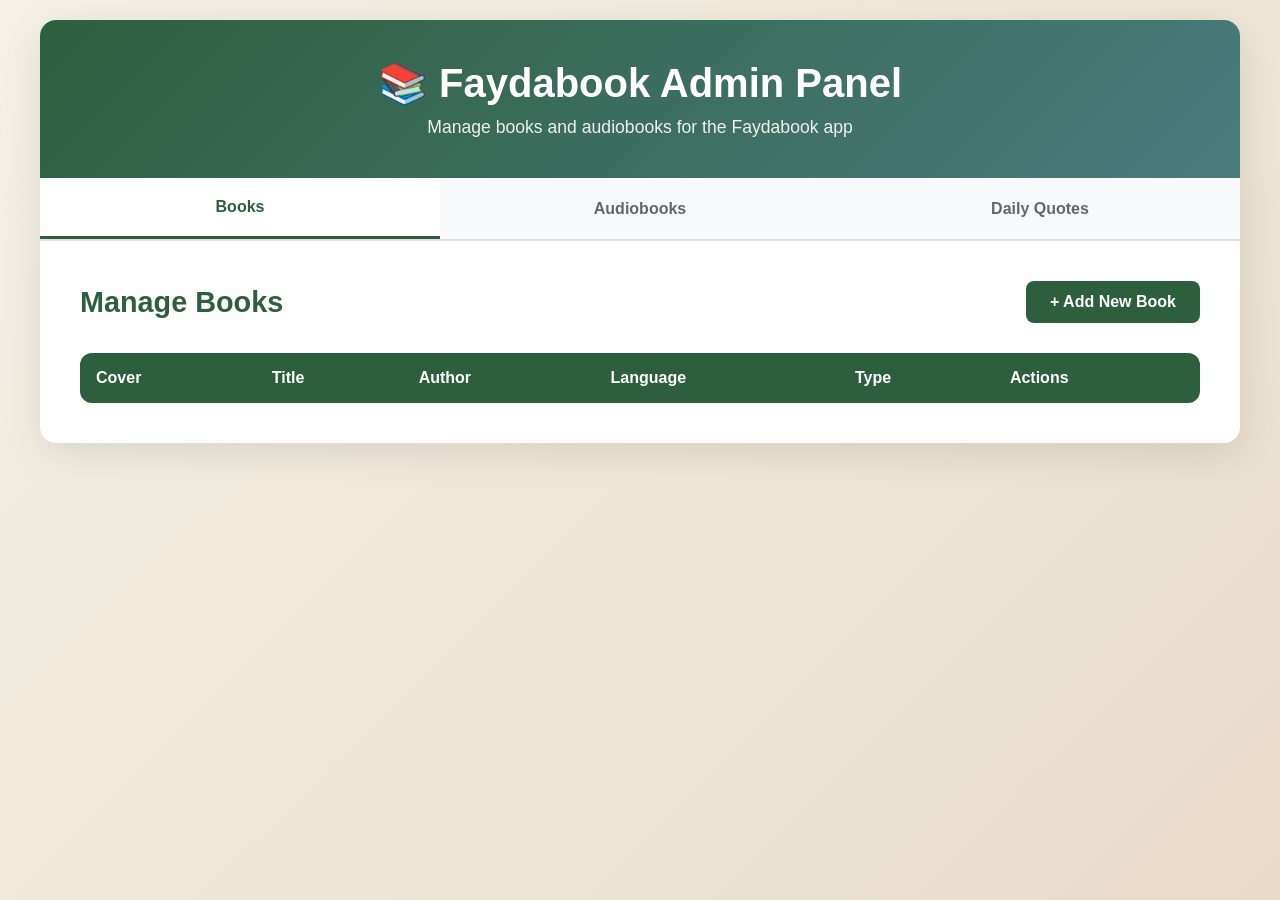
<file: admin_panel/index.html>
<!DOCTYPE html>
<html lang="en">
<head>
    <meta charset="UTF-8">
    <meta name="viewport" content="width=device-width, initial-scale=1.0">
    <title>Faydabook Admin Panel</title>
    <link rel="stylesheet" href="styles.css">
</head>
<body>
    <div class="container">
        <header>
            <h1>📚 Faydabook Admin Panel</h1>
            <p>Manage books and audiobooks for the Faydabook app</p>
        </header>

        <nav class="tabs">
            <button class="tab-btn active" onclick="showTab('books')">Books</button>
            <button class="tab-btn" onclick="showTab('audiobooks')">Audiobooks</button>
            <button class="tab-btn" onclick="showTab('quotes')">Daily Quotes</button>
        </nav>

        <!-- Books Tab -->
        <div id="books-tab" class="tab-content active">
            <div class="section-header">
                <h2>Manage Books</h2>
                <button class="btn-primary" onclick="showAddBookForm()">+ Add New Book</button>
            </div>

            <!-- Add Book Form -->
            <div id="add-book-form" class="form-container" style="display: none;">
                <h3>Add New Book</h3>
                <form id="bookForm">
                    <div class="form-group">
                        <label>Title *</label>
                        <input type="text" id="book-title" required>
                    </div>
                    <div class="form-group">
                        <label>Author *</label>
                        <input type="text" id="book-author" required>
                    </div>
                    <div class="form-group">
                        <label>Description *</label>
                        <textarea id="book-description" rows="4" required></textarea>
                    </div>
                    <div class="form-row">
                        <div class="form-group">
                            <label>Language *</label>
                            <select id="book-language" required>
                                <option value="">Select Language</option>
                                <option value="ar">Arabic</option>
                                <option value="en">English</option>
                                <option value="fr">French</option>
                            </select>
                        </div>
                        <div class="form-group">
                            <label>Type *</label>
                            <select id="book-type" required>
                                <option value="">Select Type</option>
                                <option value="epub">EPUB</option>
                                <option value="pdf">PDF</option>
                            </select>
                        </div>
                    </div>
                    <div class="form-group">
                        <label>Categories * (comma-separated)</label>
                        <input type="text" id="book-categories" placeholder="e.g. Tafsir, Poetry">
                    </div>
                    <div class="form-group">
                        <label>Cover Image *</label>
                        <input type="file" id="book-cover" accept="image/*" required>
                    </div>
                    <div class="form-group">
                        <label>Book File (EPUB/PDF) *</label>
                        <input type="file" id="book-file" accept=".epub,.pdf" required>
                    </div>
                    <div class="form-group">
                        <label>Total Pages</label>
                        <input type="number" id="book-pages" min="0">
                    </div>
                    <div class="form-actions">
                        <button type="submit" class="btn-primary">Save Book</button>
                        <button type="button" class="btn-secondary" onclick="hideAddBookForm()">Cancel</button>
                    </div>
                </form>
            </div>

            <!-- Books List -->
            <div id="books-list" class="items-list">
                <table>
                    <thead>
                        <tr>
                            <th>Cover</th>
                            <th>Title</th>
                            <th>Author</th>
                            <th>Language</th>
                            <th>Type</th>
                            <th>Actions</th>
                        </tr>
                    </thead>
                    <tbody id="books-table-body">
                        <!-- Books will be loaded here -->
                    </tbody>
                </table>
            </div>
        </div>

        <!-- Audiobooks Tab -->
        <div id="audiobooks-tab" class="tab-content">
            <div class="section-header">
                <h2>Manage Audiobooks</h2>
                <button class="btn-primary" onclick="showAddAudiobookForm()">+ Add New Audiobook</button>
            </div>

            <!-- Add Audiobook Form -->
            <div id="add-audiobook-form" class="form-container" style="display: none;">
                <h3>Add New Audiobook</h3>
                <form id="audiobookForm">
                    <div class="form-group">
                        <label>Title *</label>
                        <input type="text" id="audiobook-title" required>
                    </div>
                    <div class="form-group">
                        <label>Narrator *</label>
                        <input type="text" id="audiobook-narrator" required>
                    </div>
                    <div class="form-group">
                        <label>Related Book ID</label>
                        <input type="text" id="audiobook-book-id" placeholder="Link to existing book">
                    </div>
                    <div class="form-group">
                        <label>Language *</label>
                        <select id="audiobook-language" required>
                            <option value="">Select Language</option>
                            <option value="ar">Arabic</option>
                            <option value="en">English</option>
                            <option value="fr">French</option>
                        </select>
                    </div>
                    <div class="form-group">
                        <label>Cover Image *</label>
                        <input type="file" id="audiobook-cover" accept="image/*" required>
                    </div>

                    <h4>Chapters</h4>
                    <div id="chapters-container">
                        <div class="chapter-item">
                            <input type="text" placeholder="Chapter Title" class="chapter-title" required>
                            <input type="file" accept="audio/*" class="chapter-file" required>
                            <button type="button" onclick="removeChapter(this)">Remove</button>
                        </div>
                    </div>
                    <button type="button" class="btn-secondary" onclick="addChapter()">+ Add Chapter</button>

                    <div class="form-actions">
                        <button type="submit" class="btn-primary">Save Audiobook</button>
                        <button type="button" class="btn-secondary" onclick="hideAddAudiobookForm()">Cancel</button>
                    </div>
                </form>
            </div>

            <!-- Audiobooks List -->
            <div id="audiobooks-list" class="items-list">
                <table>
                    <thead>
                        <tr>
                            <th>Cover</th>
                            <th>Title</th>
                            <th>Narrator</th>
                            <th>Language</th>
                            <th>Chapters</th>
                            <th>Actions</th>
                        </tr>
                    </thead>
                    <tbody id="audiobooks-table-body">
                        <!-- Audiobooks will be loaded here -->
                    </tbody>
                </table>
            </div>
        </div>

        <!-- Daily Quotes Tab -->
        <div id="quotes-tab" class="tab-content">
            <div class="section-header">
                <h2>Manage Daily Quotes</h2>
                <button class="btn-primary" onclick="showAddQuoteForm()">+ Add New Quote</button>
            </div>

            <!-- Add Quote Form -->
            <div id="add-quote-form" class="form-container" style="display: none;">
                <h3>Add New Daily Quote</h3>
                <form id="quoteForm">
                    <div class="form-group">
                        <label>Quote Text (Arabic) *</label>
                        <textarea id="quote-text-ar" rows="3" required></textarea>
                    </div>
                    <div class="form-group">
                        <label>Quote Text (English)</label>
                        <textarea id="quote-text-en" rows="3"></textarea>
                    </div>
                    <div class="form-group">
                        <label>Quote Text (French)</label>
                        <textarea id="quote-text-fr" rows="3"></textarea>
                    </div>
                    <div class="form-group">
                        <label>Source/Reference</label>
                        <input type="text" id="quote-source">
                    </div>
                    <div class="form-actions">
                        <button type="submit" class="btn-primary">Save Quote</button>
                        <button type="button" class="btn-secondary" onclick="hideAddQuoteForm()">Cancel</button>
                    </div>
                </form>
            </div>

            <!-- Quotes List -->
            <div id="quotes-list" class="items-list">
                <div id="quotes-container">
                    <!-- Quotes will be loaded here -->
                </div>
            </div>
        </div>
    </div>

    <script type="module" src="app.js"></script>
</body>
</html>
</file>
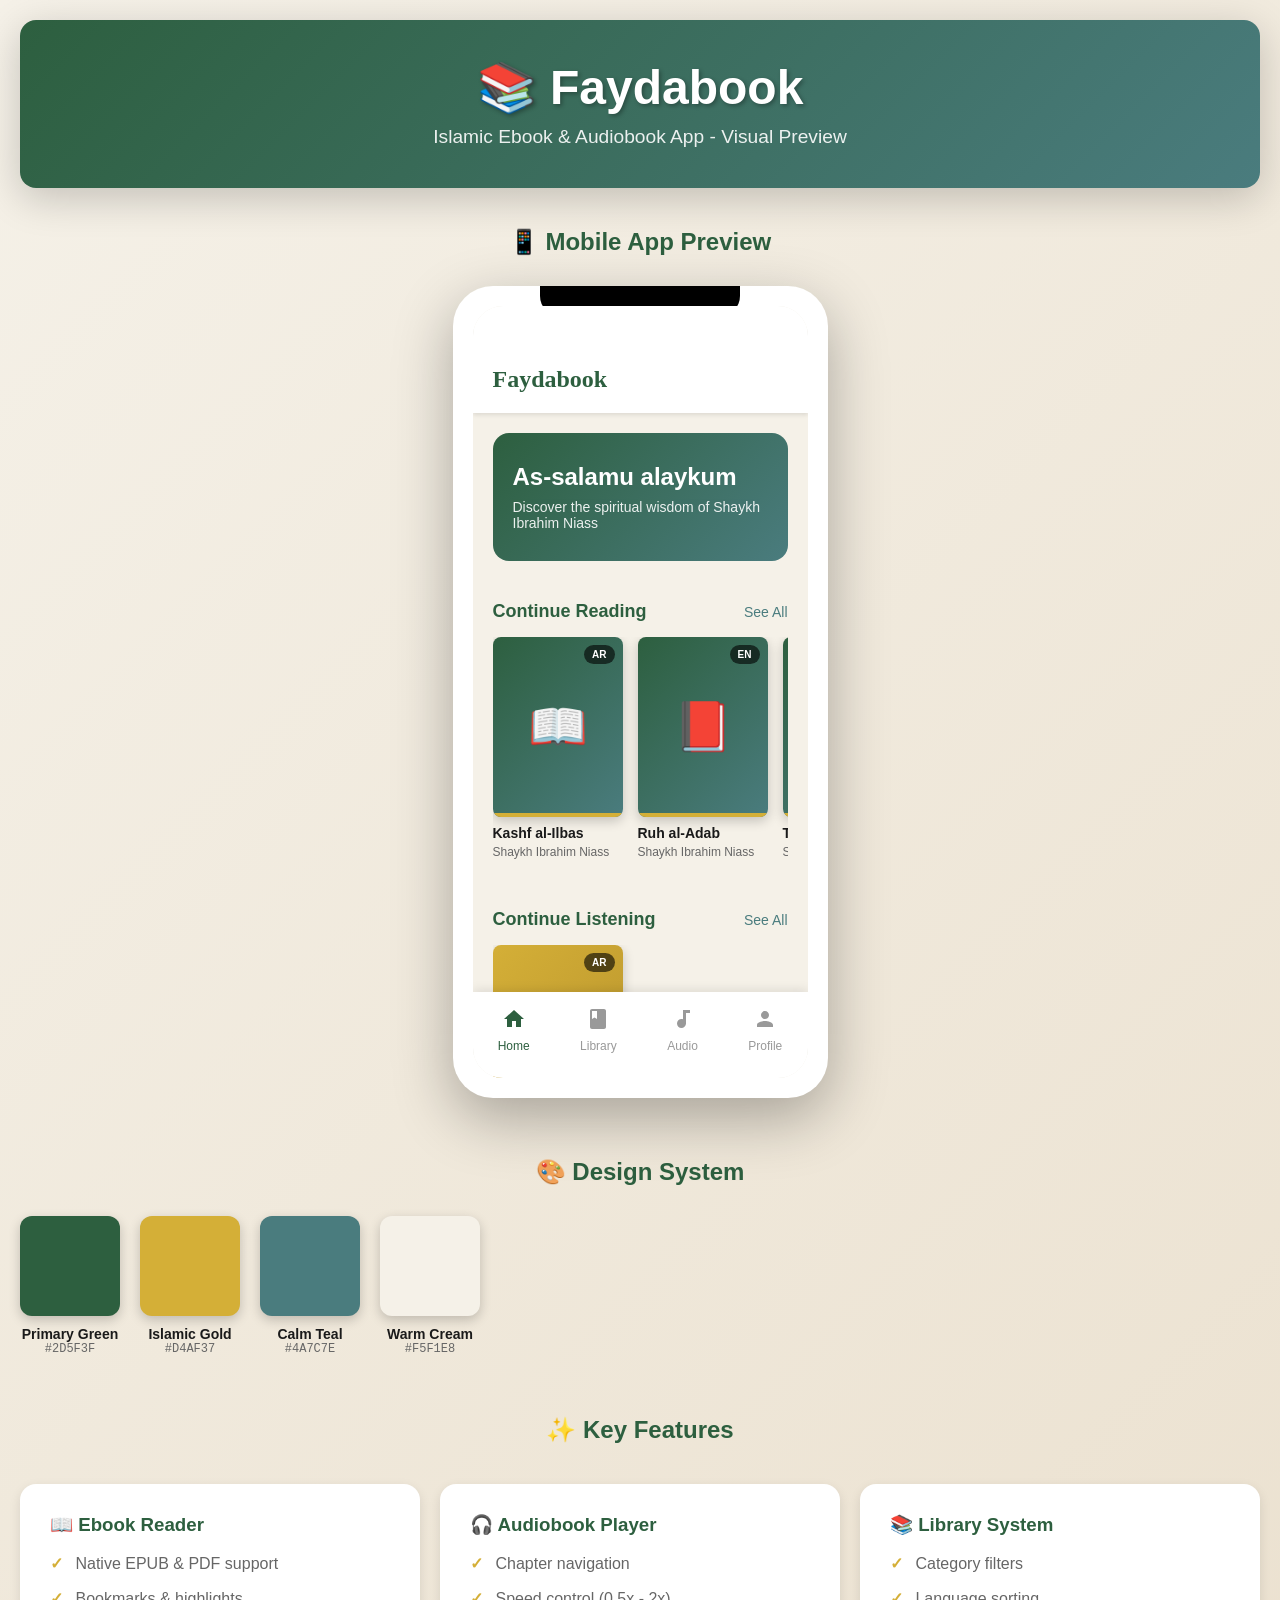
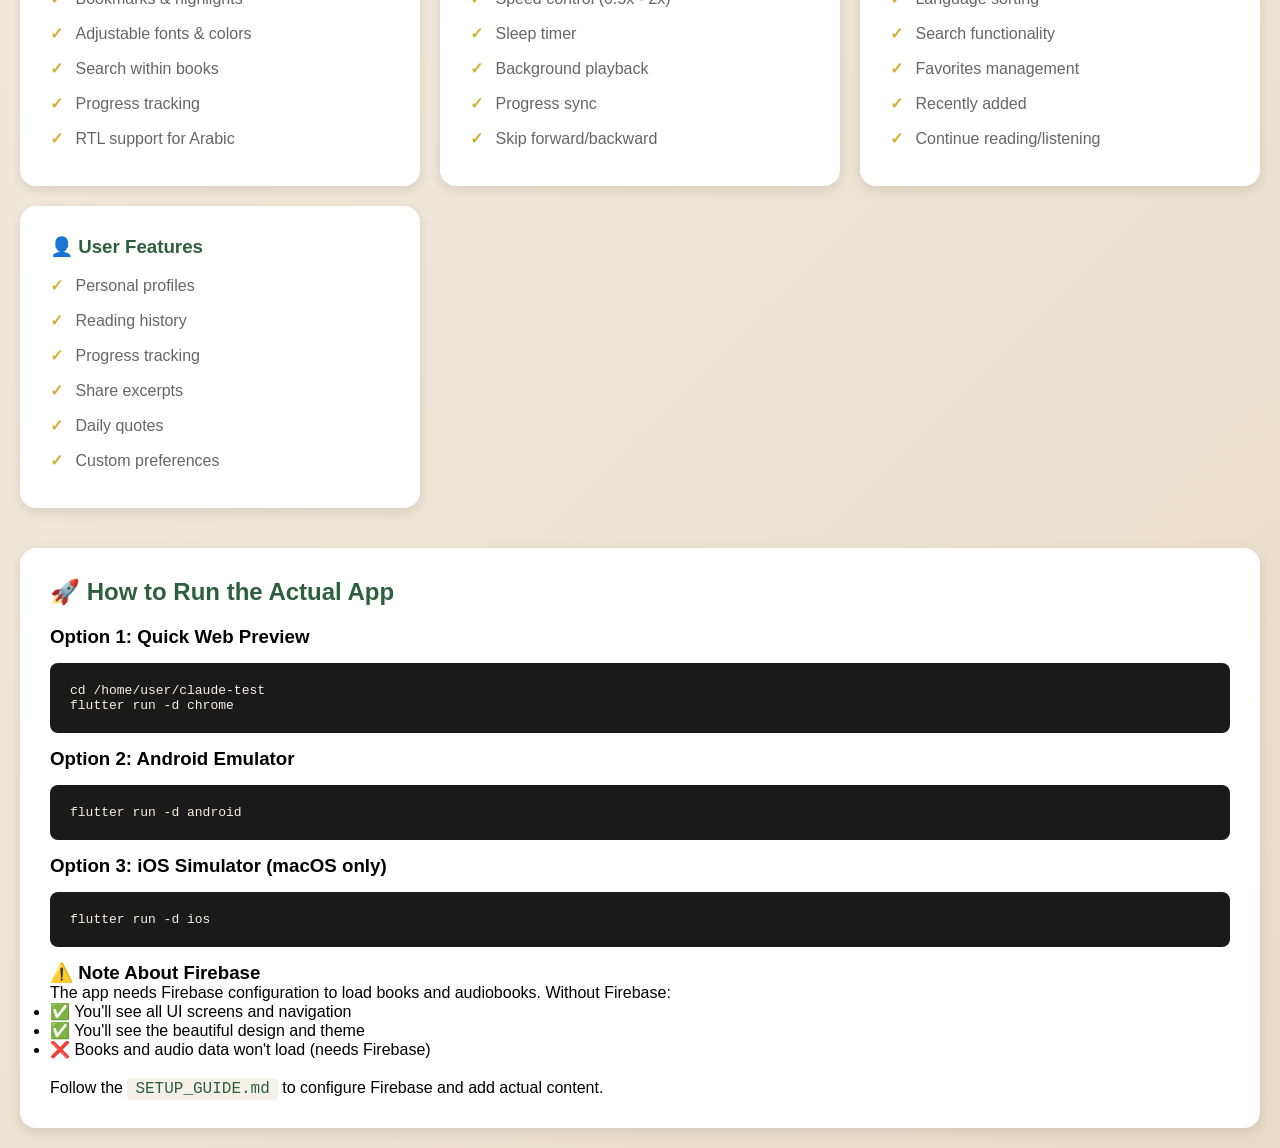
<file: PREVIEW.html>
<!DOCTYPE html>
<html lang="en">
<head>
    <meta charset="UTF-8">
    <meta name="viewport" content="width=device-width, initial-scale=1.0">
    <title>Faydabook - App Preview</title>
    <style>
        * {
            margin: 0;
            padding: 0;
            box-sizing: border-box;
        }

        body {
            font-family: 'Segoe UI', Tahoma, Geneva, Verdana, sans-serif;
            background: linear-gradient(135deg, #f5f1e8 0%, #e8dcc8 100%);
            padding: 20px;
            min-height: 100vh;
        }

        .container {
            max-width: 1400px;
            margin: 0 auto;
        }

        header {
            text-align: center;
            background: linear-gradient(135deg, #2d5f3f 0%, #4a7c7e 100%);
            color: white;
            padding: 40px;
            border-radius: 16px;
            margin-bottom: 40px;
            box-shadow: 0 10px 40px rgba(0, 0, 0, 0.2);
        }

        header h1 {
            font-size: 3em;
            margin-bottom: 10px;
            text-shadow: 2px 2px 4px rgba(0, 0, 0, 0.3);
        }

        header p {
            font-size: 1.2em;
            opacity: 0.9;
        }

        .phone-frame {
            width: 375px;
            height: 812px;
            background: white;
            border-radius: 40px;
            box-shadow: 0 20px 60px rgba(0, 0, 0, 0.3);
            margin: 0 auto 40px;
            padding: 20px;
            position: relative;
            overflow: hidden;
        }

        .phone-notch {
            position: absolute;
            top: 0;
            left: 50%;
            transform: translateX(-50%);
            width: 200px;
            height: 30px;
            background: black;
            border-radius: 0 0 20px 20px;
        }

        .screen {
            height: 100%;
            background: #f5f1e8;
            border-radius: 30px;
            overflow: hidden;
            position: relative;
        }

        .app-bar {
            background: white;
            padding: 60px 20px 20px;
            box-shadow: 0 2px 4px rgba(0, 0, 0, 0.1);
        }

        .app-bar h2 {
            color: #2d5f3f;
            font-size: 24px;
            font-family: 'Georgia', serif;
        }

        .greeting-card {
            background: linear-gradient(135deg, #2d5f3f 0%, #4a7c7e 100%);
            color: white;
            padding: 30px 20px;
            margin: 20px;
            border-radius: 16px;
        }

        .greeting-card h3 {
            font-size: 24px;
            margin-bottom: 8px;
        }

        .greeting-card p {
            opacity: 0.9;
            font-size: 14px;
        }

        .section {
            padding: 20px;
        }

        .section-header {
            display: flex;
            justify-content: space-between;
            align-items: center;
            margin-bottom: 15px;
        }

        .section-header h3 {
            color: #2d5f3f;
            font-size: 18px;
        }

        .section-header a {
            color: #4a7c7e;
            text-decoration: none;
            font-size: 14px;
        }

        .book-scroll {
            display: flex;
            gap: 15px;
            overflow-x: auto;
            padding-bottom: 10px;
        }

        .book-card {
            min-width: 130px;
            cursor: pointer;
            transition: transform 0.3s;
        }

        .book-card:hover {
            transform: translateY(-5px);
        }

        .book-cover {
            width: 130px;
            height: 180px;
            background: linear-gradient(135deg, #2d5f3f 0%, #4a7c7e 100%);
            border-radius: 8px;
            display: flex;
            align-items: center;
            justify-content: center;
            color: white;
            font-size: 48px;
            box-shadow: 0 4px 12px rgba(0, 0, 0, 0.2);
            position: relative;
            overflow: hidden;
        }

        .book-cover::after {
            content: '';
            position: absolute;
            bottom: 0;
            left: 0;
            right: 0;
            height: 4px;
            background: #d4af37;
        }

        .book-info {
            margin-top: 8px;
        }

        .book-title {
            font-weight: 600;
            font-size: 14px;
            color: #1a1a1a;
            margin-bottom: 4px;
        }

        .book-author {
            font-size: 12px;
            color: #666;
        }

        .language-badge {
            position: absolute;
            top: 8px;
            right: 8px;
            background: rgba(0, 0, 0, 0.6);
            color: white;
            padding: 4px 8px;
            border-radius: 12px;
            font-size: 10px;
            font-weight: bold;
        }

        .bottom-nav {
            position: absolute;
            bottom: 0;
            left: 0;
            right: 0;
            background: white;
            display: flex;
            justify-content: space-around;
            padding: 15px 0 25px;
            box-shadow: 0 -2px 10px rgba(0, 0, 0, 0.1);
        }

        .nav-item {
            text-align: center;
            color: #999;
            transition: color 0.3s;
        }

        .nav-item.active {
            color: #2d5f3f;
        }

        .nav-item svg {
            width: 24px;
            height: 24px;
            fill: currentColor;
        }

        .nav-item span {
            display: block;
            font-size: 12px;
            margin-top: 4px;
        }

        .features-grid {
            display: grid;
            grid-template-columns: repeat(auto-fit, minmax(300px, 1fr));
            gap: 20px;
            margin-top: 40px;
        }

        .feature-card {
            background: white;
            padding: 30px;
            border-radius: 16px;
            box-shadow: 0 4px 12px rgba(0, 0, 0, 0.1);
        }

        .feature-card h3 {
            color: #2d5f3f;
            margin-bottom: 10px;
            display: flex;
            align-items: center;
            gap: 10px;
        }

        .feature-card ul {
            list-style: none;
            padding-left: 0;
        }

        .feature-card li {
            padding: 8px 0;
            color: #666;
        }

        .feature-card li:before {
            content: "✓ ";
            color: #d4af37;
            font-weight: bold;
            margin-right: 8px;
        }

        .color-palette {
            display: flex;
            gap: 20px;
            margin-top: 20px;
            flex-wrap: wrap;
        }

        .color-box {
            text-align: center;
        }

        .color-swatch {
            width: 100px;
            height: 100px;
            border-radius: 12px;
            box-shadow: 0 4px 12px rgba(0, 0, 0, 0.2);
            margin-bottom: 10px;
        }

        .color-name {
            font-size: 14px;
            font-weight: 600;
            color: #1a1a1a;
        }

        .color-code {
            font-size: 12px;
            color: #666;
            font-family: 'Courier New', monospace;
        }

        .instructions {
            background: white;
            padding: 30px;
            border-radius: 16px;
            box-shadow: 0 4px 12px rgba(0, 0, 0, 0.1);
            margin-top: 40px;
        }

        .instructions h2 {
            color: #2d5f3f;
            margin-bottom: 20px;
        }

        .instructions code {
            background: #f5f1e8;
            padding: 2px 8px;
            border-radius: 4px;
            font-family: 'Courier New', monospace;
            color: #2d5f3f;
        }

        .instructions pre {
            background: #1a1a1a;
            color: #f5f1e8;
            padding: 20px;
            border-radius: 8px;
            overflow-x: auto;
            margin: 15px 0;
        }
    </style>
</head>
<body>
    <div class="container">
        <header>
            <h1>📚 Faydabook</h1>
            <p>Islamic Ebook & Audiobook App - Visual Preview</p>
        </header>

        <h2 style="text-align: center; margin-bottom: 30px; color: #2d5f3f;">📱 Mobile App Preview</h2>

        <div class="phone-frame">
            <div class="phone-notch"></div>
            <div class="screen">
                <div class="app-bar">
                    <h2>Faydabook</h2>
                </div>

                <div class="greeting-card">
                    <h3>As-salamu alaykum</h3>
                    <p>Discover the spiritual wisdom of Shaykh Ibrahim Niass</p>
                </div>

                <div class="section">
                    <div class="section-header">
                        <h3>Continue Reading</h3>
                        <a href="#">See All</a>
                    </div>
                    <div class="book-scroll">
                        <div class="book-card">
                            <div class="book-cover">
                                <span>📖</span>
                                <span class="language-badge">AR</span>
                            </div>
                            <div class="book-info">
                                <div class="book-title">Kashf al-Ilbas</div>
                                <div class="book-author">Shaykh Ibrahim Niass</div>
                            </div>
                        </div>
                        <div class="book-card">
                            <div class="book-cover">
                                <span>📕</span>
                                <span class="language-badge">EN</span>
                            </div>
                            <div class="book-info">
                                <div class="book-title">Ruh al-Adab</div>
                                <div class="book-author">Shaykh Ibrahim Niass</div>
                            </div>
                        </div>
                        <div class="book-card">
                            <div class="book-cover">
                                <span>📗</span>
                                <span class="language-badge">FR</span>
                            </div>
                            <div class="book-info">
                                <div class="book-title">Tariq al-Jannah</div>
                                <div class="book-author">Shaykh Ibrahim Niass</div>
                            </div>
                        </div>
                    </div>
                </div>

                <div class="section">
                    <div class="section-header">
                        <h3>Continue Listening</h3>
                        <a href="#">See All</a>
                    </div>
                    <div class="book-scroll">
                        <div class="book-card">
                            <div class="book-cover" style="background: linear-gradient(135deg, #d4af37 0%, #b8932c 100%);">
                                <span>🎧</span>
                                <span class="language-badge">AR</span>
                            </div>
                            <div class="book-info">
                                <div class="book-title">Al-Fath al-Rabbani</div>
                                <div class="book-author">Narrator: Ahmad</div>
                            </div>
                        </div>
                    </div>
                </div>

                <div class="bottom-nav">
                    <div class="nav-item active">
                        <svg viewBox="0 0 24 24"><path d="M10 20v-6h4v6h5v-8h3L12 3 2 12h3v8z"/></svg>
                        <span>Home</span>
                    </div>
                    <div class="nav-item">
                        <svg viewBox="0 0 24 24"><path d="M18 2H6c-1.1 0-2 .9-2 2v16c0 1.1.9 2 2 2h12c1.1 0 2-.9 2-2V4c0-1.1-.9-2-2-2zM6 4h5v8l-2.5-1.5L6 12V4z"/></svg>
                        <span>Library</span>
                    </div>
                    <div class="nav-item">
                        <svg viewBox="0 0 24 24"><path d="M12 3v9.28c-.47-.17-.97-.28-1.5-.28C8.01 12 6 14.01 6 16.5S8.01 21 10.5 21c2.31 0 4.2-1.75 4.45-4H15V6h4V3h-7z"/></svg>
                        <span>Audio</span>
                    </div>
                    <div class="nav-item">
                        <svg viewBox="0 0 24 24"><path d="M12 12c2.21 0 4-1.79 4-4s-1.79-4-4-4-4 1.79-4 4 1.79 4 4 4zm0 2c-2.67 0-8 1.34-8 4v2h16v-2c0-2.66-5.33-4-8-4z"/></svg>
                        <span>Profile</span>
                    </div>
                </div>
            </div>
        </div>

        <h2 style="text-align: center; margin: 60px 0 30px; color: #2d5f3f;">🎨 Design System</h2>

        <div class="color-palette">
            <div class="color-box">
                <div class="color-swatch" style="background: #2d5f3f;"></div>
                <div class="color-name">Primary Green</div>
                <div class="color-code">#2D5F3F</div>
            </div>
            <div class="color-box">
                <div class="color-swatch" style="background: #d4af37;"></div>
                <div class="color-name">Islamic Gold</div>
                <div class="color-code">#D4AF37</div>
            </div>
            <div class="color-box">
                <div class="color-swatch" style="background: #4a7c7e;"></div>
                <div class="color-name">Calm Teal</div>
                <div class="color-code">#4A7C7E</div>
            </div>
            <div class="color-box">
                <div class="color-swatch" style="background: #f5f1e8;"></div>
                <div class="color-name">Warm Cream</div>
                <div class="color-code">#F5F1E8</div>
            </div>
        </div>

        <h2 style="text-align: center; margin: 60px 0 30px; color: #2d5f3f;">✨ Key Features</h2>

        <div class="features-grid">
            <div class="feature-card">
                <h3>📖 Ebook Reader</h3>
                <ul>
                    <li>Native EPUB & PDF support</li>
                    <li>Bookmarks & highlights</li>
                    <li>Adjustable fonts & colors</li>
                    <li>Search within books</li>
                    <li>Progress tracking</li>
                    <li>RTL support for Arabic</li>
                </ul>
            </div>

            <div class="feature-card">
                <h3>🎧 Audiobook Player</h3>
                <ul>
                    <li>Chapter navigation</li>
                    <li>Speed control (0.5x - 2x)</li>
                    <li>Sleep timer</li>
                    <li>Background playback</li>
                    <li>Progress sync</li>
                    <li>Skip forward/backward</li>
                </ul>
            </div>

            <div class="feature-card">
                <h3>📚 Library System</h3>
                <ul>
                    <li>Category filters</li>
                    <li>Language sorting</li>
                    <li>Search functionality</li>
                    <li>Favorites management</li>
                    <li>Recently added</li>
                    <li>Continue reading/listening</li>
                </ul>
            </div>

            <div class="feature-card">
                <h3>👤 User Features</h3>
                <ul>
                    <li>Personal profiles</li>
                    <li>Reading history</li>
                    <li>Progress tracking</li>
                    <li>Share excerpts</li>
                    <li>Daily quotes</li>
                    <li>Custom preferences</li>
                </ul>
            </div>
        </div>

        <div class="instructions">
            <h2>🚀 How to Run the Actual App</h2>

            <h3>Option 1: Quick Web Preview</h3>
            <pre>cd /home/user/claude-test
flutter run -d chrome</pre>

            <h3>Option 2: Android Emulator</h3>
            <pre>flutter run -d android</pre>

            <h3>Option 3: iOS Simulator (macOS only)</h3>
            <pre>flutter run -d ios</pre>

            <h3>⚠️ Note About Firebase</h3>
            <p>The app needs Firebase configuration to load books and audiobooks. Without Firebase:</p>
            <ul>
                <li>✅ You'll see all UI screens and navigation</li>
                <li>✅ You'll see the beautiful design and theme</li>
                <li>❌ Books and audio data won't load (needs Firebase)</li>
            </ul>

            <p style="margin-top: 20px;">Follow the <code>SETUP_GUIDE.md</code> to configure Firebase and add actual content.</p>
        </div>
    </div>
</body>
</html>
</file>
<file: admin_panel/styles.css>
* {
    margin: 0;
    padding: 0;
    box-sizing: border-box;
}

body {
    font-family: 'Segoe UI', Tahoma, Geneva, Verdana, sans-serif;
    background: linear-gradient(135deg, #f5f1e8 0%, #e8dcc8 100%);
    color: #1a1a1a;
    min-height: 100vh;
    padding: 20px;
}

.container {
    max-width: 1200px;
    margin: 0 auto;
    background: white;
    border-radius: 16px;
    box-shadow: 0 10px 40px rgba(0, 0, 0, 0.1);
    overflow: hidden;
}

header {
    background: linear-gradient(135deg, #2d5f3f 0%, #4a7c7e 100%);
    color: white;
    padding: 40px;
    text-align: center;
}

header h1 {
    font-size: 2.5em;
    margin-bottom: 10px;
}

header p {
    font-size: 1.1em;
    opacity: 0.9;
}

.tabs {
    display: flex;
    background: #f8f9fa;
    border-bottom: 2px solid #e0e0e0;
}

.tab-btn {
    flex: 1;
    padding: 20px;
    background: none;
    border: none;
    font-size: 16px;
    font-weight: 600;
    color: #666;
    cursor: pointer;
    transition: all 0.3s;
}

.tab-btn:hover {
    background: rgba(45, 95, 63, 0.1);
}

.tab-btn.active {
    color: #2d5f3f;
    border-bottom: 3px solid #2d5f3f;
    background: white;
}

.tab-content {
    display: none;
    padding: 40px;
}

.tab-content.active {
    display: block;
}

.section-header {
    display: flex;
    justify-content: space-between;
    align-items: center;
    margin-bottom: 30px;
}

.section-header h2 {
    color: #2d5f3f;
    font-size: 1.8em;
}

.btn-primary {
    background: #2d5f3f;
    color: white;
    border: none;
    padding: 12px 24px;
    border-radius: 8px;
    font-size: 16px;
    font-weight: 600;
    cursor: pointer;
    transition: all 0.3s;
}

.btn-primary:hover {
    background: #1f4029;
    transform: translateY(-2px);
    box-shadow: 0 4px 12px rgba(45, 95, 63, 0.3);
}

.btn-secondary {
    background: #e0e0e0;
    color: #333;
    border: none;
    padding: 12px 24px;
    border-radius: 8px;
    font-size: 16px;
    font-weight: 600;
    cursor: pointer;
    transition: all 0.3s;
}

.btn-secondary:hover {
    background: #d0d0d0;
}

.form-container {
    background: #f8f9fa;
    padding: 30px;
    border-radius: 12px;
    margin-bottom: 30px;
}

.form-container h3 {
    color: #2d5f3f;
    margin-bottom: 20px;
}

.form-group {
    margin-bottom: 20px;
}

.form-group label {
    display: block;
    margin-bottom: 8px;
    font-weight: 600;
    color: #333;
}

.form-group input,
.form-group select,
.form-group textarea {
    width: 100%;
    padding: 12px;
    border: 2px solid #e0e0e0;
    border-radius: 8px;
    font-size: 14px;
    transition: border-color 0.3s;
}

.form-group input:focus,
.form-group select:focus,
.form-group textarea:focus {
    outline: none;
    border-color: #2d5f3f;
}

.form-row {
    display: grid;
    grid-template-columns: 1fr 1fr;
    gap: 20px;
}

.form-actions {
    display: flex;
    gap: 12px;
    margin-top: 24px;
}

.items-list {
    margin-top: 20px;
}

table {
    width: 100%;
    border-collapse: collapse;
    background: white;
    border-radius: 12px;
    overflow: hidden;
}

thead {
    background: #2d5f3f;
    color: white;
}

th {
    padding: 16px;
    text-align: left;
    font-weight: 600;
}

td {
    padding: 16px;
    border-bottom: 1px solid #e0e0e0;
}

tbody tr:hover {
    background: #f8f9fa;
}

.cover-thumbnail {
    width: 60px;
    height: 80px;
    object-fit: cover;
    border-radius: 4px;
}

.action-btn {
    padding: 6px 12px;
    margin-right: 6px;
    border: none;
    border-radius: 4px;
    cursor: pointer;
    font-size: 14px;
    transition: all 0.3s;
}

.action-btn.edit {
    background: #4a7c7e;
    color: white;
}

.action-btn.delete {
    background: #dc3545;
    color: white;
}

.action-btn:hover {
    opacity: 0.8;
    transform: translateY(-1px);
}

.chapter-item {
    display: flex;
    gap: 12px;
    margin-bottom: 12px;
    align-items: center;
}

.chapter-item input {
    flex: 1;
    padding: 10px;
    border: 2px solid #e0e0e0;
    border-radius: 6px;
}

.chapter-item button {
    background: #dc3545;
    color: white;
    border: none;
    padding: 10px 16px;
    border-radius: 6px;
    cursor: pointer;
}

.quote-card {
    background: white;
    border: 2px solid #e0e0e0;
    border-radius: 12px;
    padding: 20px;
    margin-bottom: 16px;
}

.quote-card .quote-text {
    font-size: 16px;
    line-height: 1.6;
    margin-bottom: 12px;
    font-style: italic;
}

.quote-card .quote-source {
    color: #666;
    font-size: 14px;
    margin-bottom: 12px;
}

.quote-card .quote-actions {
    display: flex;
    gap: 8px;
}

@media (max-width: 768px) {
    .form-row {
        grid-template-columns: 1fr;
    }

    .section-header {
        flex-direction: column;
        align-items: flex-start;
        gap: 16px;
    }

    table {
        font-size: 14px;
    }

    th, td {
        padding: 12px 8px;
    }
}
</file>
